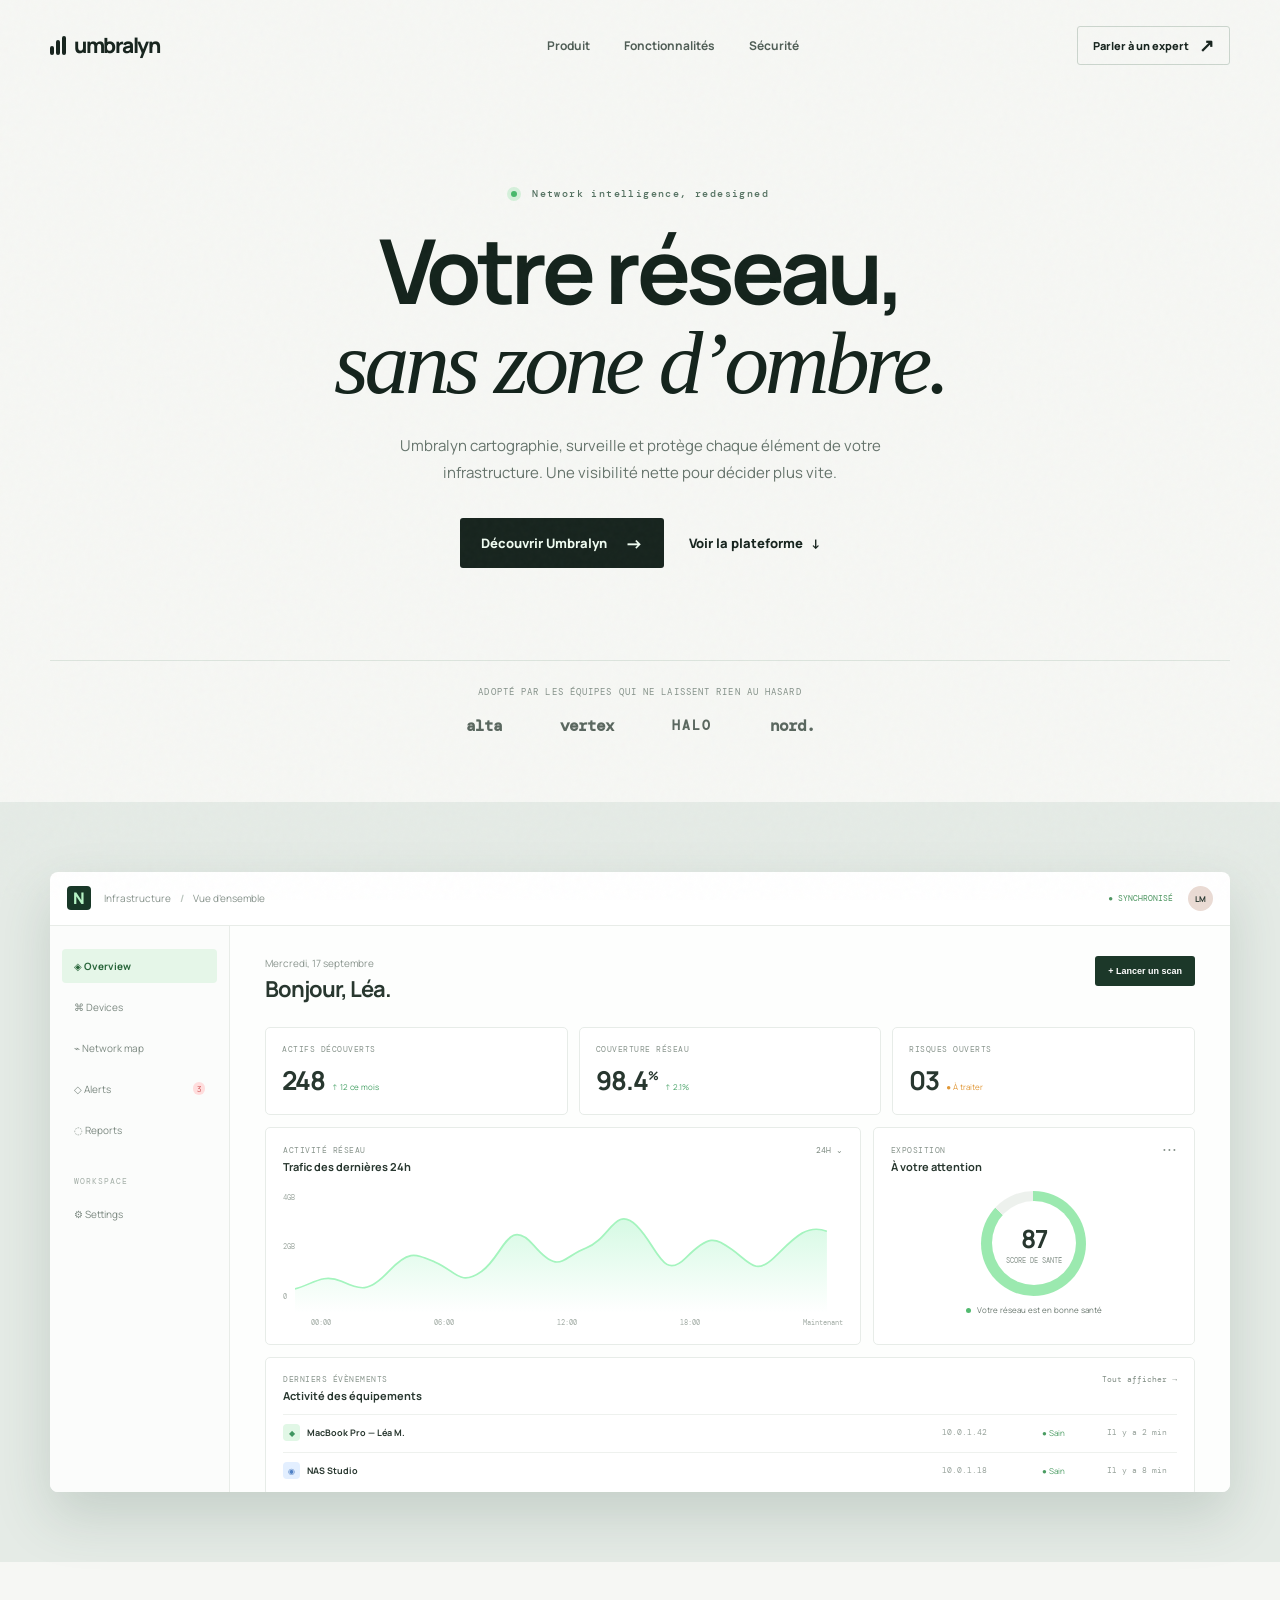
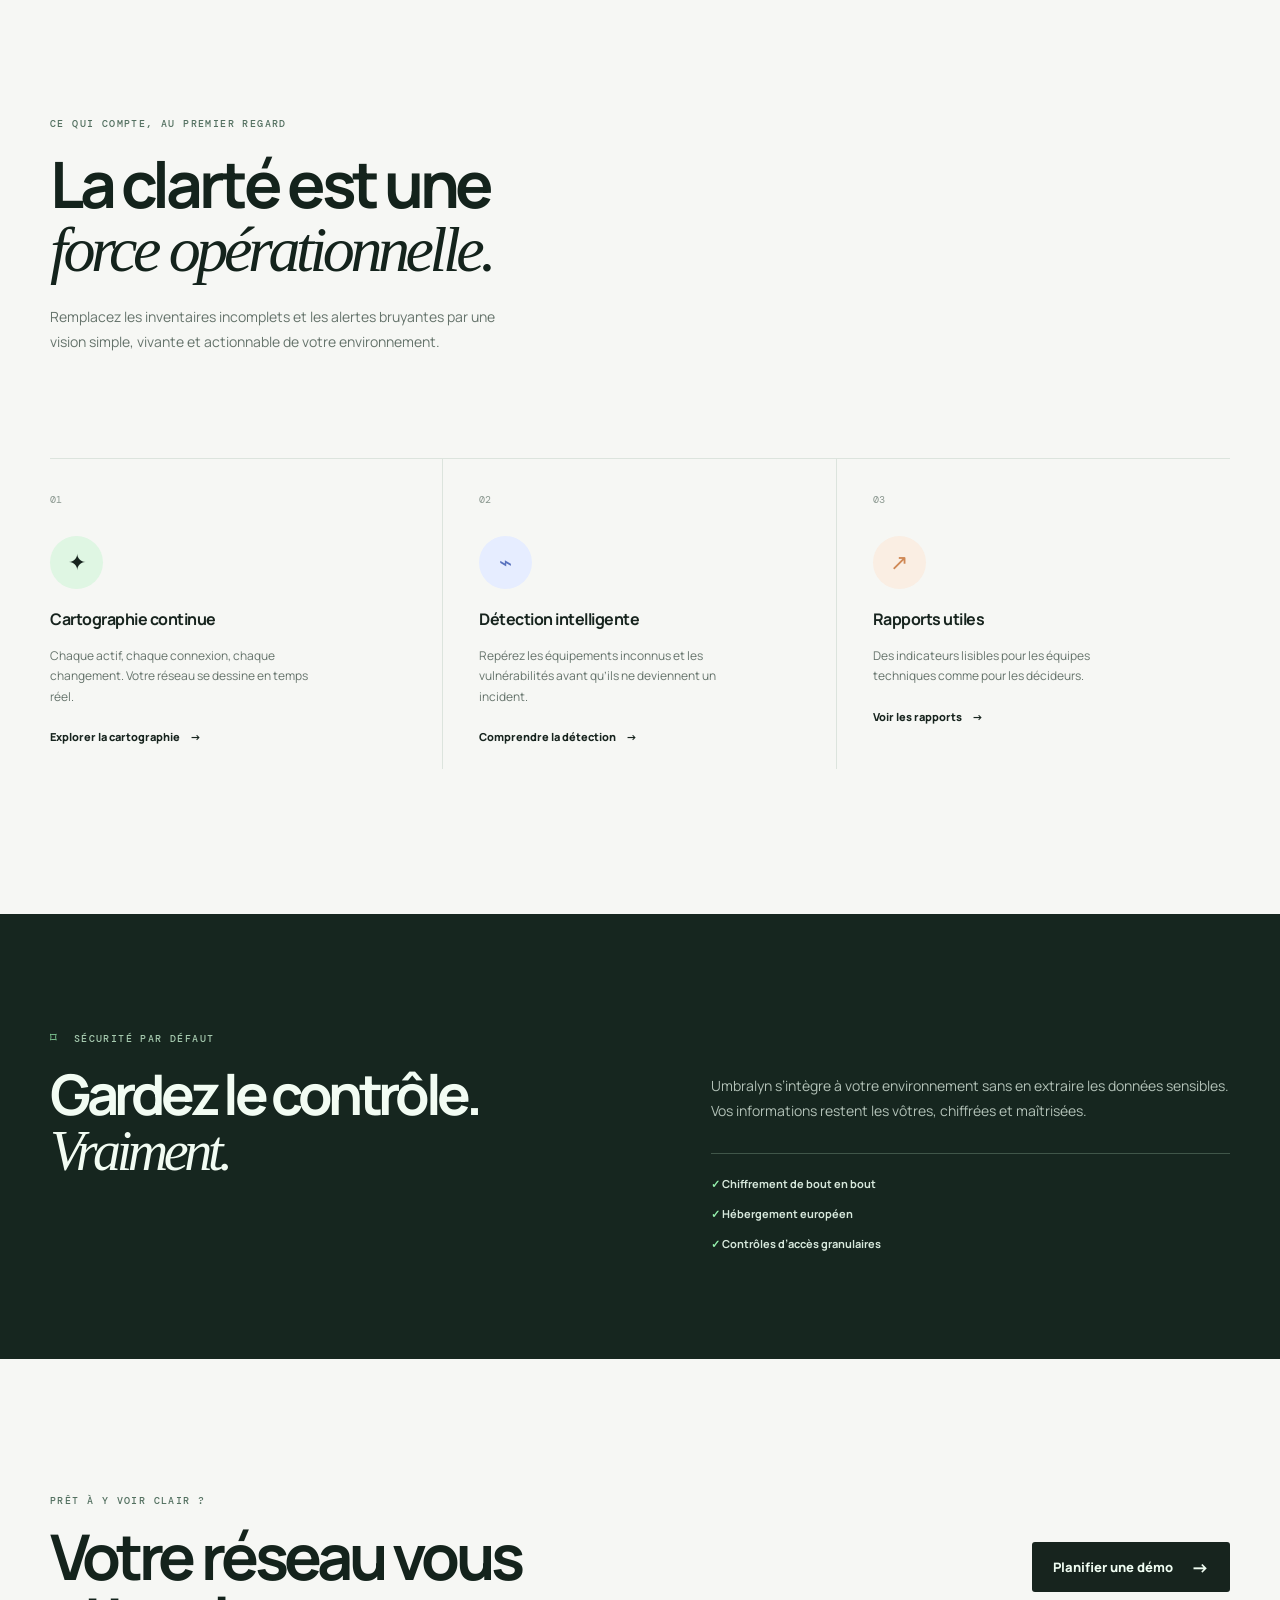
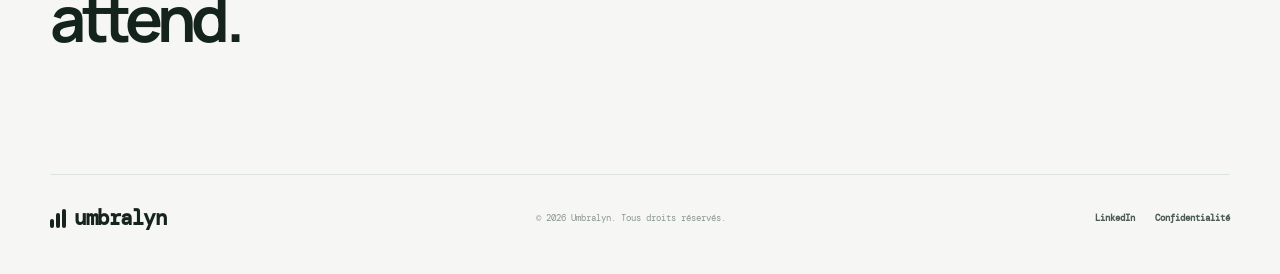
<file: web/index.html>
<!doctype html>
<html lang="fr">
  <head>
    <meta charset="UTF-8" />
    <meta name="viewport" content="width=device-width, initial-scale=1.0" />
    <meta name="description" content="Umbralyn révèle et sécurise votre infrastructure réseau." />
    <title>Umbralyn — Voyez votre réseau autrement</title>
    <link rel="preconnect" href="https://fonts.googleapis.com" />
    <link rel="preconnect" href="https://fonts.gstatic.com" crossorigin />
    <link href="https://fonts.googleapis.com/css2?family=DM+Mono:wght@400;500&family=Manrope:wght@400;500;600;700;800&display=swap" rel="stylesheet" />
    <link rel="stylesheet" href="styles.css" />
  </head>
  <body>
    <div class="noise"></div>
    <header class="nav container">
      <a class="brand" href="#top" aria-label="Accueil Umbralyn"><span class="brand-mark"><i></i><i></i><i></i></span>umbralyn</a>
      <nav aria-label="Navigation principale">
        <a href="#produit">Produit</a>
        <a href="#fonctionnalites">Fonctionnalités</a>
        <a href="#securite">Sécurité</a>
      </nav>
      <a class="button button-small button-ghost" href="#contact">Parler à un expert <span>↗</span></a>
    </header>

    <main id="top">
      <section class="hero container">
        <div class="eyebrow"><span class="pulse"></span> Network intelligence, redesigned</div>
        <h1>Votre réseau,<br /><em>sans zone d’ombre.</em></h1>
        <p class="hero-copy">Umbralyn cartographie, surveille et protège chaque élément de votre infrastructure. Une visibilité nette pour décider plus vite.</p>
        <div class="hero-actions">
          <a class="button button-primary" href="#contact">Découvrir Umbralyn <span>→</span></a>
          <a class="text-link" href="#produit">Voir la plateforme <span>↓</span></a>
        </div>
        <div class="trusted"><span>ADOPTÉ PAR LES ÉQUIPES QUI NE LAISSENT RIEN AU HASARD</span><div class="logos"><b>alta</b><b>vertex</b><b>HALO</b><b>nord.</b></div></div>
      </section>

      <section class="product-wrap" id="produit">
        <div class="dashboard-shell">
          <div class="dash-topbar"><span class="dash-logo">N</span><span class="crumb">Infrastructure <b>/</b> Vue d’ensemble</span><div class="top-actions"><span class="live">● SYNCHRONISÉ</span><span class="avatar">LM</span></div></div>
          <aside><span class="active-side">◈ <b>Overview</b></span><span>⌘ Devices</span><span>⌁ Network map</span><span>◇ Alerts <i>3</i></span><span>◌ Reports</span><small>WORKSPACE</small><span>⚙ Settings</span></aside>
          <div class="dashboard">
            <div class="dash-heading"><div><p>Mercredi, 17 septembre</p><h2>Bonjour, Léa.</h2></div><button>+ Lancer un scan</button></div>
            <div class="metrics"><article><small>ACTIFS DÉCOUVERTS</small><strong>248</strong><span class="up">↑ 12 ce mois</span></article><article><small>COUVERTURE RÉSEAU</small><strong>98.4<sup>%</sup></strong><span class="up">↑ 2.1%</span></article><article><small>RISQUES OUVERTS</small><strong>03</strong><span class="risk">● À traiter</span></article></div>
            <div class="dash-grid"><article class="network-card"><div class="card-title"><div><small>ACTIVITÉ RÉSEAU</small><b>Trafic des dernières 24h</b></div><span>24H ⌄</span></div><div class="chart"><div class="y-axis"><i>4GB</i><i>2GB</i><i>0</i></div><svg viewBox="0 0 550 150" preserveAspectRatio="none" aria-label="Graphique du trafic réseau"><defs><linearGradient id="fill" x1="0" x2="0" y1="0" y2="1"><stop stop-color="#8cf0b3" stop-opacity=".36"/><stop offset="1" stop-color="#8cf0b3" stop-opacity="0"/></linearGradient></defs><path d="M0 121 C18 116 28 102 48 112 S76 126 97 100 S124 79 145 89 S170 119 193 100 S220 33 247 69 S276 83 301 72 S331 20 353 45 S380 112 404 84 S434 59 452 74 S476 105 495 84 S528 42 550 52 V150 H0Z" fill="url(#fill)"/><path d="M0 121 C18 116 28 102 48 112 S76 126 97 100 S124 79 145 89 S170 119 193 100 S220 33 247 69 S276 83 301 72 S331 20 353 45 S380 112 404 84 S434 59 452 74 S476 105 495 84 S528 42 550 52" fill="none" stroke="#a4f4be" stroke-width="2"/></svg></div><div class="chart-x"><i>00:00</i><i>06:00</i><i>12:00</i><i>18:00</i><i>Maintenant</i></div></article>
              <article class="risk-card"><div class="card-title"><div><small>EXPOSITION</small><b>À votre attention</b></div><span class="dots">•••</span></div><div class="risk-ring"><div><strong>87</strong><small>SCORE DE SANTÉ</small></div></div><p><span></span> Votre réseau est en bonne santé</p></article></div>
            <article class="devices"><div class="card-title"><div><small>DERNIERS ÉVÈNEMENTS</small><b>Activité des équipements</b></div><a href="#">Tout afficher →</a></div><div class="device-row"><span class="device-icon green">◆</span><b>MacBook Pro — Léa M.</b><small>10.0.1.42</small><span class="status">● Sain</span><time>Il y a 2 min</time></div><div class="device-row"><span class="device-icon blue">◉</span><b>NAS Studio</b><small>10.0.1.18</small><span class="status">● Sain</span><time>Il y a 8 min</time></div></article>
          </div>
        </div>
      </section>

      <section class="statement container" id="fonctionnalites"><p class="eyebrow">CE QUI COMPTE, AU PREMIER REGARD</p><h2>La clarté est une<br /><em>force opérationnelle.</em></h2><p class="statement-copy">Remplacez les inventaires incomplets et les alertes bruyantes par une vision simple, vivante et actionnable de votre environnement.</p></section>
      <section class="features container"><article><span class="feature-number">01</span><div class="feature-icon map-icon">✦</div><h3>Cartographie continue</h3><p>Chaque actif, chaque connexion, chaque changement. Votre réseau se dessine en temps réel.</p><a href="#">Explorer la cartographie <span>→</span></a></article><article><span class="feature-number">02</span><div class="feature-icon scan-icon">⌁</div><h3>Détection intelligente</h3><p>Repérez les équipements inconnus et les vulnérabilités avant qu’ils ne deviennent un incident.</p><a href="#">Comprendre la détection <span>→</span></a></article><article><span class="feature-number">03</span><div class="feature-icon report-icon">↗</div><h3>Rapports utiles</h3><p>Des indicateurs lisibles pour les équipes techniques comme pour les décideurs.</p><a href="#">Voir les rapports <span>→</span></a></article></section>
      <section class="security" id="securite"><div class="container security-grid"><div><p class="eyebrow"><span class="lock">⌑</span> SÉCURITÉ PAR DÉFAUT</p><h2>Gardez le contrôle.<br /><em>Vraiment.</em></h2></div><div class="security-copy"><p>Umbralyn s’intègre à votre environnement sans en extraire les données sensibles. Vos informations restent les vôtres, chiffrées et maîtrisées.</p><div><span>✓ Chiffrement de bout en bout</span><span>✓ Hébergement européen</span><span>✓ Contrôles d’accès granulaires</span></div></div></div></section>
      <section class="cta container" id="contact"><div><p class="eyebrow">PRÊT À Y VOIR CLAIR ?</p><h2>Votre réseau vous<br />attend.</h2></div><a class="button button-primary" href="mailto:hello@umbralyn.fr">Planifier une démo <span>→</span></a></section>
    </main>
    <footer class="container"><a class="brand" href="#top"><span class="brand-mark"><i></i><i></i><i></i></span>umbralyn</a><span>© 2026 Umbralyn. Tous droits réservés.</span><div><a href="#">LinkedIn</a><a href="#">Confidentialité</a></div></footer>
  </body>
</html>
</file>
<file: web/styles.css>
:root{--ink:#17241e;--muted:#65736b;--line:#dce4dd;--paper:#f6f7f4;--mint:#b8f0c3;--dark:#16261f;--mono:'DM Mono',monospace}*{box-sizing:border-box}html{scroll-behavior:smooth}body{margin:0;background:var(--paper);color:var(--ink);font-family:Manrope,Arial,sans-serif}.noise{position:fixed;inset:0;pointer-events:none;opacity:.035;z-index:5;background-image:url("data:image/svg+xml,%3Csvg viewBox='0 0 180 180' xmlns='http://www.w3.org/2000/svg'%3E%3Cfilter id='n'%3E%3CfeTurbulence type='fractalNoise' baseFrequency='.9' numOctaves='4' stitchTiles='stitch'/%3E%3C/filter%3E%3Crect width='100%25' height='100%25' filter='url(%23n)' opacity='.7'/%3E%3C/svg%3E")}.container{width:min(1180px,calc(100% - 64px));margin:auto}.nav{height:90px;display:flex;align-items:center;justify-content:space-between}.brand{font-size:21px;font-weight:800;letter-spacing:-1.5px;text-decoration:none;color:var(--ink);display:flex;align-items:center;gap:8px}.brand-mark{display:inline-flex;gap:2px;align-items:flex-end;height:19px}.brand-mark i{width:4px;background:var(--ink);border-radius:5px}.brand-mark i:nth-child(1){height:9px}.brand-mark i:nth-child(2){height:15px}.brand-mark i:nth-child(3){height:19px}.nav nav{display:flex;gap:34px;margin-left:110px}.nav nav a,footer a{font-size:12px;font-weight:700;color:#4f5d55;text-decoration:none}.button{display:inline-flex;align-items:center;gap:18px;border-radius:3px;padding:16px 21px;font-weight:800;font-size:13px;text-decoration:none;transition:transform .2s,background .2s}.button:hover{transform:translateY(-2px)}.button span{font-size:18px;line-height:10px}.button-small{padding:11px 15px;font-size:11px;gap:10px}.button-ghost{border:1px solid #cbd5cd;color:var(--ink)}.button-primary{background:var(--ink);color:#effcf1}.hero{padding:97px 0 66px;text-align:center}.eyebrow{font-family:var(--mono);font-size:10px;letter-spacing:1.4px;font-weight:500;color:#537060}.pulse{display:inline-block;width:6px;height:6px;background:#48b96c;border-radius:50%;margin-right:8px;box-shadow:0 0 0 4px #d5f0db}.hero h1,.statement h2,.security h2,.cta h2{letter-spacing:-4.4px;font-size:clamp(48px,7vw,92px);line-height:.99;margin:26px 0;color:#14231c}.hero h1 em,.statement h2 em,.security h2 em{font-weight:400;font-family:Georgia,serif}.hero-copy{max-width:530px;margin:0 auto;color:var(--muted);font-size:15px;line-height:1.75}.hero-actions{margin:32px 0 92px;display:flex;align-items:center;justify-content:center;gap:25px}.text-link{color:var(--ink);font-size:13px;font-weight:800;text-decoration:none}.text-link span{margin-left:5px}.trusted{border-top:1px solid var(--line);padding-top:25px;color:#849189;font:9px var(--mono);letter-spacing:1.1px}.logos{display:flex;justify-content:center;gap:58px;align-items:center;margin-top:17px;color:#5a675f}.logos b{font-size:16px;letter-spacing:-1px}.logos b:nth-child(3){font-size:13px;letter-spacing:2px}.product-wrap{background:#e5ebe6;padding:70px max(32px,calc((100vw - 1180px)/2))}.dashboard-shell{height:620px;border-radius:8px;background:#fff;box-shadow:0 24px 55px #3252412e;overflow:hidden;display:grid;grid-template-columns:180px 1fr;grid-template-rows:54px 1fr;color:#28372f}.dash-topbar{grid-column:1/-1;border-bottom:1px solid #e8ece8;display:flex;align-items:center;padding:0 17px;gap:13px}.dash-logo{background:#183727;color:#b6f3c5;width:24px;height:24px;border-radius:4px;display:grid;place-items:center;font-weight:800}.crumb{font-size:10px;color:#87938c}.crumb b{margin:0 7px;color:#bcc5be}.top-actions{margin-left:auto;display:flex;align-items:center;gap:15px}.live{font:8px var(--mono);color:#4e9762}.avatar{width:25px;height:25px;border-radius:50%;background:#eadbd4;display:grid;place-items:center;font-size:8px;font-weight:bold}aside{background:#fbfcfb;border-right:1px solid #e8ece8;padding:23px 12px;display:flex;flex-direction:column;gap:7px}aside span{padding:10px 12px;color:#7c8981;font-size:10px;border-radius:4px}aside .active-side{background:#e5f6e8;color:#28653a}aside i{float:right;background:#ffdddd;color:#cc5555;font-style:normal;padding:1px 4px;border-radius:6px;font-size:8px}aside small{font:8px var(--mono);color:#a4afa8;letter-spacing:1px;margin:22px 12px 4px}.dashboard{padding:30px 35px;background:#fdfefd;overflow:hidden}.dash-heading{display:flex;justify-content:space-between;align-items:start}.dash-heading p{font-size:10px;color:#8b968f;margin:0 0 4px}.dash-heading h2{font-size:22px;letter-spacing:-1px;margin:0}.dash-heading button{background:#1c3829;border:0;color:white;border-radius:3px;padding:10px 13px;font-size:9px;font-weight:bold}.metrics{display:grid;grid-template-columns:repeat(3,1fr);gap:11px;margin:23px 0 12px}.metrics article,.network-card,.risk-card,.devices{border:1px solid #e7ece8;border-radius:5px;background:#fff}.metrics article{padding:16px}.metrics small,.card-title small{font:8px var(--mono);color:#89958d;letter-spacing:.5px;display:block}.metrics strong{font-size:26px;letter-spacing:-1px;display:inline-block;margin:8px 7px 0 0}.metrics sup{font-size:12px}.metrics span{font-size:8px}.up{color:#44a064}.risk{color:#e19838}.dash-grid{display:grid;grid-template-columns:1.85fr 1fr;gap:12px}.network-card,.risk-card{padding:17px}.card-title{display:flex;justify-content:space-between;align-items:start}.card-title b{font-size:11px;margin-top:4px;display:block}.card-title>span,.card-title>a{font:8px var(--mono);color:#7f8c83;text-decoration:none}.chart{height:130px;margin-top:14px;display:flex}.chart svg{width:calc(100% - 28px);height:125px}.y-axis{display:flex;flex-direction:column;justify-content:space-between;padding:5px 0 17px}.y-axis i,.chart-x i{font:7px var(--mono);font-style:normal;color:#a1aba4}.chart-x{margin-left:28px;display:flex;justify-content:space-between}.risk-ring{width:105px;height:105px;border-radius:50%;background:conic-gradient(#9be9af 0 313deg,#edf1ed 313deg);margin:17px auto 8px;display:grid;place-items:center}.risk-ring>div{width:84px;height:84px;border-radius:50%;background:#fff;display:grid;place-content:center;text-align:center}.risk-ring strong{font-size:25px;letter-spacing:-1px}.risk-ring small{font:7px var(--mono);color:#89958d}.risk-card p{font-size:8px;text-align:center;color:#69776e}.risk-card p span{display:inline-block;width:5px;height:5px;border-radius:50%;background:#52ba70;margin-right:4px}.devices{padding:16px 17px;margin-top:12px}.device-row{display:grid;grid-template-columns:24px 1fr 100px 65px 70px;align-items:center;border-top:1px solid #eef1ee;margin-top:11px;padding-top:9px;font-size:9px}.device-row b{font-size:9px}.device-row small,time{font:8px var(--mono);color:#98a39c}.device-icon{height:17px;width:17px;display:grid;place-items:center;border-radius:4px;font-size:8px}.green{background:#e1f7e6;color:#3f9560}.blue{background:#e3efff;color:#5081c5}.status{font-size:8px;color:#4a9c62}.statement{padding:145px 0 90px}.statement h2{font-size:clamp(44px,5vw,67px);margin:22px 0}.statement-copy{color:var(--muted);max-width:465px;font-size:14px;line-height:1.8}.features{display:grid;grid-template-columns:repeat(3,1fr);border-top:1px solid var(--line);margin-bottom:145px}.features article{padding:27px 36px 10px 0;border-right:1px solid var(--line);min-height:310px}.features article+article{padding-left:36px}.features article:last-child{border:0}.feature-number{font:10px var(--mono);color:#89968e}.feature-icon{height:53px;width:53px;border-radius:50%;background:#dff6e3;display:grid;place-items:center;font-size:22px;margin:28px 0 19px}.scan-icon{background:#e6edff;color:#5972be}.report-icon{background:#faeee3;color:#cf8855}.features h3{font-size:16px;letter-spacing:-.5px}.features p{font-size:12px;line-height:1.7;color:var(--muted);max-width:270px}.features a{font-size:11px;font-weight:800;text-decoration:none;color:var(--ink);display:block;margin-top:22px}.features a span{margin-left:8px}.security{background:var(--dark);color:#effcf1;padding:105px 0}.security-grid{display:grid;grid-template-columns:1.1fr 1fr;gap:90px}.security .eyebrow{color:#a5c9ae}.lock{color:#9af2b2;font-size:13px;margin-right:8px}.security h2{color:#f2fcf3;font-size:56px;margin:20px 0 0}.security-copy{padding-top:40px;color:#b2c1b7;font-size:14px;line-height:1.8}.security-copy div{border-top:1px solid #405649;margin-top:30px;padding-top:20px;display:flex;flex-direction:column;gap:10px;color:#d7e8dc;font-size:11px;font-weight:700}.security-copy div span::first-letter{color:#95f2ae}.cta{display:flex;justify-content:space-between;align-items:center;padding:125px 0}.cta h2{font-size:63px;margin:18px 0 0}.cta .button{height:max-content}footer{border-top:1px solid var(--line);display:flex;align-items:center;justify-content:space-between;padding:29px 0 42px;color:#89958d;font:9px var(--mono)}footer div{display:flex;gap:20px}footer a{font-size:9px}@media(max-width:720px){.container{width:calc(100% - 36px)}.nav{height:72px}.nav nav{display:none}.nav .button{padding:8px 10px;font-size:9px}.hero{padding:65px 0 45px}.hero h1{letter-spacing:-2.5px}.hero-actions{margin-bottom:62px}.logos{gap:20px}.product-wrap{padding:30px 10px}.dashboard-shell{height:530px;grid-template-columns:1fr}.dashboard-shell aside{display:none}.dashboard{padding:20px;overflow:hidden}.metrics{gap:5px}.metrics article{padding:10px}.metrics strong{font-size:20px}.dash-grid{grid-template-columns:1fr}.risk-card{display:none}.devices{display:none}.device-row{grid-template-columns:24px 1fr 50px}.device-row small,.device-row time{display:none}.statement{padding:85px 0 50px}.features{grid-template-columns:1fr;margin-bottom:80px}.features article,.features article+article{padding:28px 0;border-right:0;border-bottom:1px solid var(--line);min-height:0}.security{padding:75px 0}.security-grid{grid-template-columns:1fr;gap:0}.security h2,.cta h2{font-size:43px;letter-spacing:-2.5px}.security-copy{padding-top:28px}.cta{padding:75px 0;align-items:flex-end;gap:20px}.cta .button{padding:13px;white-space:nowrap}footer{flex-wrap:wrap;gap:20px}.dashboard-shell{border-radius:4px}.nav .button span{display:none}}
</file>
